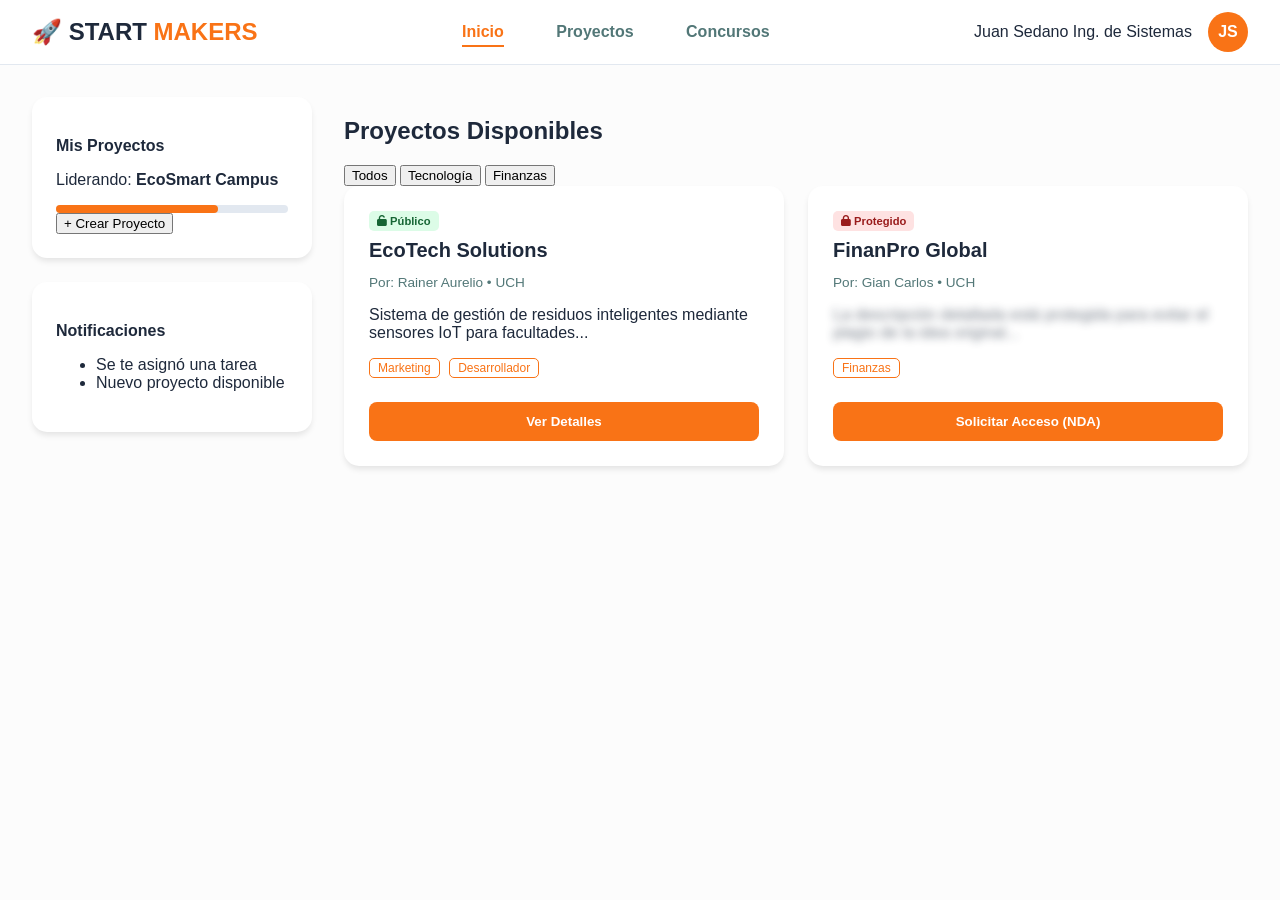
<file: emprende.html>
<!DOCTYPE html>
<html lang="es">
<head>
    <meta charset="UTF-8">
    <meta name="viewport" content="width=device-width, initial-scale=1.0">
    <title>Dashboard | START MAKERS</title>
    <link rel="stylesheet" href="emprende.css">
    <link rel="stylesheet" href="https://cdnjs.cloudflare.com/ajax/libs/font-awesome/6.0.0/css/all.min.css">
</head>
<body>

    <header class="main-header">
        <div class="header-container">
            <div class="logo">🚀 START <span>MAKERS</span></div>
            <nav class="main-nav">
                <a href="#" class="active">Inicio</a>
                <a href="#">Proyectos</a>
                <a href="#">Concursos</a>
            </nav>
            <div class="user-profile">
                <div class="user-info">
                    <span class="user-name">Juan Sedano</span>
                    <span class="user-role">Ing. de Sistemas</span>
                </div>
                <div class="avatar">JS</div>
            </div>
        </div>
    </header>

    <div class="dashboard-layout">
        <aside class="sidebar">
            <div class="sidebar-section">
                <h3>Mis Proyectos</h3>
                <div class="project-mini-card">
                    <p>Liderando: <strong>EcoSmart Campus</strong></p>
                    <div class="progress-bar"><div class="progress" style="width: 70%;"></div></div>
                </div>
                <button class="btn-create-small">+ Crear Proyecto</button>
            </div>

            <div class="sidebar-section">
                <h3>Notificaciones</h3>
                <ul class="notif-list">
                    <li class="notif-item blue">Se te asignó una tarea</li>
                    <li class="notif-item orange">Nuevo proyecto disponible</li>
                </ul>
            </div>
        </aside>

        <main class="feed-content">
            <div class="feed-header">
                <h2>Proyectos Disponibles</h2>
                <div class="filters">
                    <button class="filter-btn active">Todos</button>
                    <button class="filter-btn">Tecnología</button>
                    <button class="filter-btn">Finanzas</button>
                </div>
            </div>

            <div class="project-grid">
                <article class="project-card" data-visibility="public">
                    <div class="card-header">
                        <span class="visibility-badge public"><i class="fas fa-unlock"></i> Público</span>
                        <h2 class="project-title">EcoTech Solutions</h2>
                    </div>
                    <p class="project-author">Por: Rainer Aurelio • UCH</p>
                    <p class="project-summary">Sistema de gestión de residuos inteligentes mediante sensores IoT para facultades...</p>
                    <div class="vacancies">
                        <span class="vacancy-tag">Marketing</span>
                        <span class="vacancy-tag">Desarrollador</span>
                    </div>
                    <button class="btn-action">Ver Detalles</button>
                </article>

                <article class="project-card" data-visibility="private">
                    <div class="card-header">
                        <span class="visibility-badge private"><i class="fas fa-lock"></i> Protegido</span>
                        <h2 class="project-title">FinanPro Global</h2>
                    </div>
                    <p class="project-author">Por: Gian Carlos • UCH</p>
                    <p class="project-summary blurred">La descripción detallada está protegida para evitar el plagio de la idea original...</p>
                    <div class="vacancies">
                        <span class="vacancy-tag">Finanzas</span>
                    </div>
                    <button class="btn-action btn-lock">Solicitar Acceso (NDA)</button>
                </article>
            </div>
        </main>
    </div>

    <div id="ndaModal" class="modal">
        <div class="modal-content">
            <i class="fas fa-shield-alt modal-icon"></i>
            <h3>Protección de Idea</h3>
            <p>Este proyecto está bajo el protocolo de autoría de <strong>START MAKERS</strong>. Para ver los detalles, debes aceptar el Acuerdo de No Divulgación (NDA).</p>
            <div class="modal-buttons">
                <button id="closeModal" class="btn-secondary">Cancelar</button>
                <button id="acceptNDA" class="btn-primary">Aceptar y Ver</button>
            </div>
        </div>
    </div>

    <script src="emprende.js"></script>
</body>
</html>
</file>
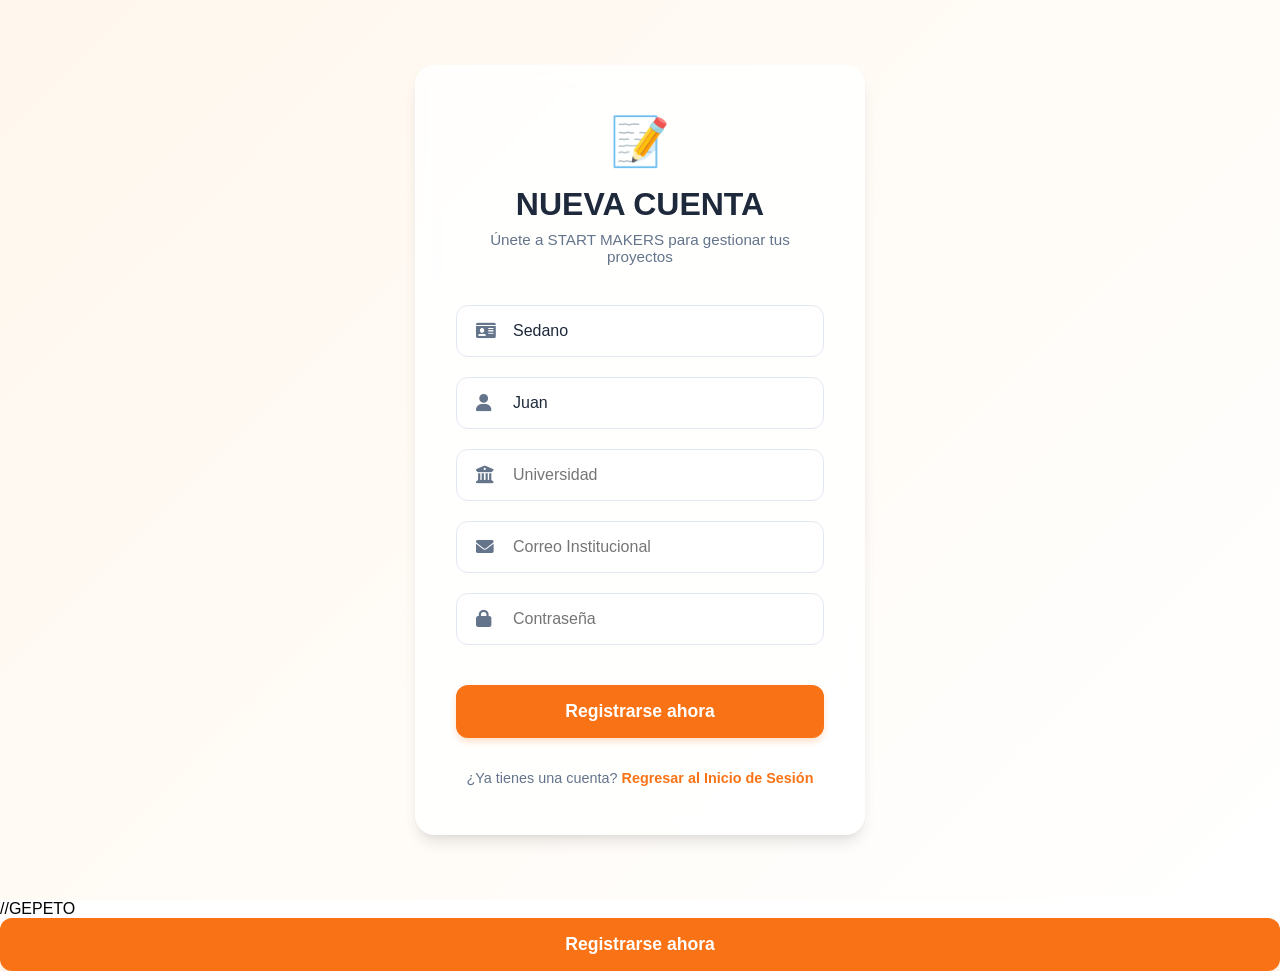
<file: registro.html>
<!DOCTYPE html>
<html lang="es">
<head>
    <meta charset="UTF-8">
    <meta name="viewport" content="width=device-width, initial-scale=1.0">
    <title>START MAKERS | Crear Cuenta</title>
    <link rel="stylesheet" href="login.css">
    <link rel="stylesheet" href="https://cdnjs.cloudflare.com/ajax/libs/font-awesome/6.0.0/css/all.min.css">
</head>
<body>
    <div class="login-container">
        <div class="login-card">
            
            <div class="login-header">
                <div class="logo-icon">📝</div>
                <h1>NUEVA CUENTA</h1>
                <p>Únete a START MAKERS para gestionar tus proyectos</p>
            </div>

            <form class="login-form" onsubmit="registrar(event)">
                <div class="input-group">
                    <i class="fas fa-id-card input-icon"></i>
                    <input type="text" name="apellidos" placeholder="Apellidos" value="Sedano" required>
                </div>

                <div class="input-group">
                    <i class="fas fa-user input-icon"></i>
                    <input type="text" name="nombres" placeholder="Nombres" value="Juan" required>
                </div>

                <div class="input-group">
                    <i class="fas fa-university input-icon"></i>
                    <input type="text" name="universidad" placeholder="Universidad" required>
                </div>

                <div class="input-group">
                    <i class="fas fa-envelope input-icon"></i>
                    <input type="email" name="correo" placeholder="Correo Institucional" required>
                </div>

                <div class="input-group">
                    <i class="fas fa-lock input-icon"></i>
                    <input type="password" name="clave" placeholder="Contraseña" required>
                </div>

                <button type="submit" class="btn-login" style="width: 100%; margin-top: 20px;">
                    Registrarse ahora
                </button>
            </form>

            <div class="login-footer">
                <p>¿Ya tienes una cuenta? <a href="index.html">Regresar al Inicio de Sesión</a></p>
            </div>
        </div>
    </div>
    
    <form class="login-form" onsubmit="registrar(event)">//GEPETO
        <button type="submit" class="btn-login">Registrarse ahora</button>
    </form>
    <script>
    function registrar(event) {
        event.preventDefault(); // Detiene el envío automático

        const nombre = document.querySelector('input[name="nombres"]').value;
        const correo = document.querySelector('input[name="correo"]').value;
        const clave = document.querySelector('input[name="clave"]').value;

        let usuarios = JSON.parse(localStorage.getItem('usuarios_sm')) || [];
        usuarios.push({ nombre, correo, clave });

        localStorage.setItem('usuarios_sm', JSON.stringify(usuarios));
        window.location.href = "login.html";
    }
    </script>
</body>
</html>
</file>
<file: emprende.css>
:root {
    --sm-orange: #F97316;
    --sm-navy: #1E293B;
    --sm-crema: #FFF7ED;
    --sm-white: #ffffff;
    --sm-text-light: #527777;
    --shadow: 0 4px 6px -1px rgba(0, 0, 0, 0.1);
}

body {
    margin: 0;
    font-family: 'Segoe UI', sans-serif;
    background-color: #fcfcfc;
    color: var(--sm-navy);
}

/* Header */
.main-header {
    background: var(--sm-white);
    border-bottom: 1px solid #e2e8f0;
    padding: 0.75rem 2rem;
    position: sticky;
    top: 0;
    z-index: 100;
}

.header-container {
    max-width: 1400px;
    margin: 0 auto;
    display: flex;
    justify-content: space-between;
    align-items: center;
}

.logo { font-size: 1.5rem; font-weight: 800; }
.logo span { color: var(--sm-orange); }

.main-nav a {
    margin: 0 1.5rem;
    text-decoration: none;
    color: var(--sm-text-light);
    font-weight: 600;
}

.main-nav a.active { color: var(--sm-orange); border-bottom: 2px solid var(--sm-orange); padding-bottom: 5px; }

.user-profile { display: flex; align-items: center; gap: 1rem; }
.avatar { 
    width: 40px; height: 40px; background: var(--sm-orange); color: white; 
    border-radius: 50%; display: flex; align-items: center; justify-content: center; font-weight: bold;
}

/* Dashboard Layout */
.dashboard-layout {
    display: flex;
    max-width: 1400px;
    margin: 2rem auto;
    gap: 2rem;
    padding: 0 2rem;
}

.sidebar { width: 280px; }
.sidebar-section {
    background: var(--sm-white);
    padding: 1.5rem;
    border-radius: 15px;
    box-shadow: var(--shadow);
    margin-bottom: 1.5rem;
}

.sidebar-section h3 { font-size: 1rem; margin-bottom: 1rem; color: var(--sm-navy); }

/* Progress Bar */
.progress-bar { background: #e2e8f0; height: 8px; border-radius: 4px; margin-top: 10px; }
.progress { background: var(--sm-orange); height: 100%; border-radius: 4px; }

/* Cards */
.feed-content { flex: 1; }
.project-grid {
    display: grid;
    grid-template-columns: repeat(auto-fill, minmax(320px, 1fr));
    gap: 1.5rem;
}

.project-card {
    background: var(--sm-white);
    padding: 1.5rem;
    border-radius: 15px;
    box-shadow: var(--shadow);
    border: 1px solid transparent;
    transition: 0.3s;
}

.project-card:hover { border-color: var(--sm-orange); transform: translateY(-5px); }

.project-title { font-size: 1.25rem; margin: 10px 0 5px 0; }
.project-author { font-size: 0.85rem; color: var(--sm-text-light); margin-bottom: 15px; }

.project-summary.blurred {
    filter: blur(4px);
    user-select: none;
    opacity: 0.6;
}

.visibility-badge { font-size: 0.7rem; padding: 4px 8px; border-radius: 5px; font-weight: bold; }
.public { background: #dcfce7; color: #166534; }
.private { background: #fee2e2; color: #991b1b; }

.vacancy-tag {
    display: inline-block;
    border: 1px solid var(--sm-orange);
    color: var(--sm-orange);
    padding: 2px 8px;
    border-radius: 5px;
    font-size: 0.75rem;
    margin-right: 5px;
}

.btn-action {
    width: 100%; margin-top: 1.5rem; padding: 0.75rem;
    background: var(--sm-orange); color: white; border: none;
    border-radius: 8px; font-weight: bold; cursor: pointer;
}

/* Modals */
.modal {
    display: none; position: fixed; top: 0; left: 0; width: 100%; height: 100%;
    background: rgba(30, 41, 59, 0.8); align-items: center; justify-content: center; z-index: 1000;
}

.modal-content {
    background: white; padding: 2.5rem; border-radius: 20px; text-align: center; max-width: 400px;
}

.modal-icon { font-size: 3rem; color: var(--sm-orange); margin-bottom: 1rem; }
</file>
<file: login.css>
:root {
    --sm-orange: #F97316; 
    --sm-orange-hover: #EA580C;
    --sm-navy: #1E293B;   
    --sm-crema: #FFF7ED;  
    --sm-text-gray: #64748b;
    --sm-white-glass: rgba(255, 255, 255, 0.85); 
    --shadow-md: 0 10px 15px -3px rgba(0, 0, 0, 0.1), 0 4px 6px -2px rgba(0, 0, 0, 0.05);
}


* {
    margin: 0;
    padding: 0;
    box-sizing: border-box;
    font-family: 'Segoe UI', Tahoma, Geneva, Verdana, sans-serif;
}

.login-container {
    min-height: 100vh;
    display: flex;
    align-items: center;
    justify-content: center;
    position: relative;
    background: linear-gradient(135deg, var(--sm-crema) 0%, #ffffff 100%);
    padding: 1.5rem;
}

.login-card {
    background: var(--sm-white-glass);
    width: 100%;
    max-width: 450px;
    padding: 3rem 2.5rem;
    border-radius: 20px;
    box-shadow: var(--shadow-md);
    border: 1px solid rgba(255, 255, 255, 0.6);
    backdrop-filter: blur(10px); 
    text-align: center;
    position: relative;
    transition: transform 0.3s ease;
}

.login-card:hover {
    transform: translateY(-5px); 
}


.login-header h1 {
    font-size: 2rem;
    color: var(--sm-navy);
    margin-bottom: 0.5rem;
}

.login-header h1 span {
    color: var(--sm-orange); 
}

.login-header p {
    color: var(--sm-text-gray);
    font-size: 0.95rem;
    margin-bottom: 2.5rem;
}

.logo-icon {
    font-size: 3rem;
    margin-bottom: 1rem;
    display: inline-block;
}


.input-group {
    position: relative;
    margin-bottom: 1.25rem;
}

.input-icon {
    position: absolute;
    left: 1.25rem;
    top: 50%;
    transform: translateY(-50%);
    color: var(--sm-text-gray);
    font-size: 1.1rem;
    transition: color 0.3s ease;
}

.input-group input {
    width: 100%;
    padding: 1rem 1.25rem 1rem 3.5rem;
    border-radius: 12px;
    border: 1px solid #e2e8f0;
    background: white;
    font-size: 1rem;
    color: var(--sm-navy);
    transition: border-color 0.3s ease, box-shadow 0.3s ease;
}

/* Interacción: Borde Naranja al hacer clic */
.input-group input:focus {
    outline: none;
    border-color: var(--sm-orange);
    box-shadow: 0 0 0 3px rgba(249, 115, 22, 0.15);
}

.input-group input:focus + .input-icon {
    color: var(--sm-orange);
}

/* Ojo para contraseña */
.toggle-password {
    position: absolute;
    right: 1.25rem;
    top: 50%;
    transform: translateY(-50%);
    color: var(--sm-text-gray);
    cursor: pointer;
    font-size: 1rem;
}

/* --- Opciones y Botón --- */
.form-options {
    display: flex;
    justify-content: space-between;
    align-items: center;
    font-size: 0.85rem;
    color: var(--sm-text-gray);
    margin-bottom: 2rem;
}

.forgot-password {
    color: var(--sm-orange);
    text-decoration: none;
    transition: color 0.3s ease;
}

.forgot-password:hover {
    color: var(--sm-orange-hover);
    text-decoration: underline;
}

.btn-login {
    width: 100%;
    padding: 1rem;
    background-color: var(--sm-orange);
    color: white;
    border: none;
    border-radius: 12px;
    font-size: 1.1rem;
    font-weight: bold;
    cursor: pointer;
    transition: background-color 0.3s ease, transform 0.2s ease;
    box-shadow: 0 4px 6px rgba(249, 115, 22, 0.2);
}

.btn-login:hover {
    background-color: var(--sm-orange-hover);
    transform: translateY(-2px);
}

.btn-login:active {
    transform: translateY(1px);
}


.login-footer {
    margin-top: 2rem;
    font-size: 0.9rem;
    color: var(--sm-text-gray);
}

.login-footer a {
    color: var(--sm-orange);
    text-decoration: none;
    font-weight: bold;
}


.idea-protection-tag {
    position: absolute;
    bottom: 1rem;
    left: 1rem;
    font-size: 0.75rem;
    color: var(--sm-text-gray);
    background: var(--sm-crema);
    padding: 0.5rem 1rem;
    border-radius: 20px;
    border: 1px solid rgba(0,0,0,0.05);
}
</file>
